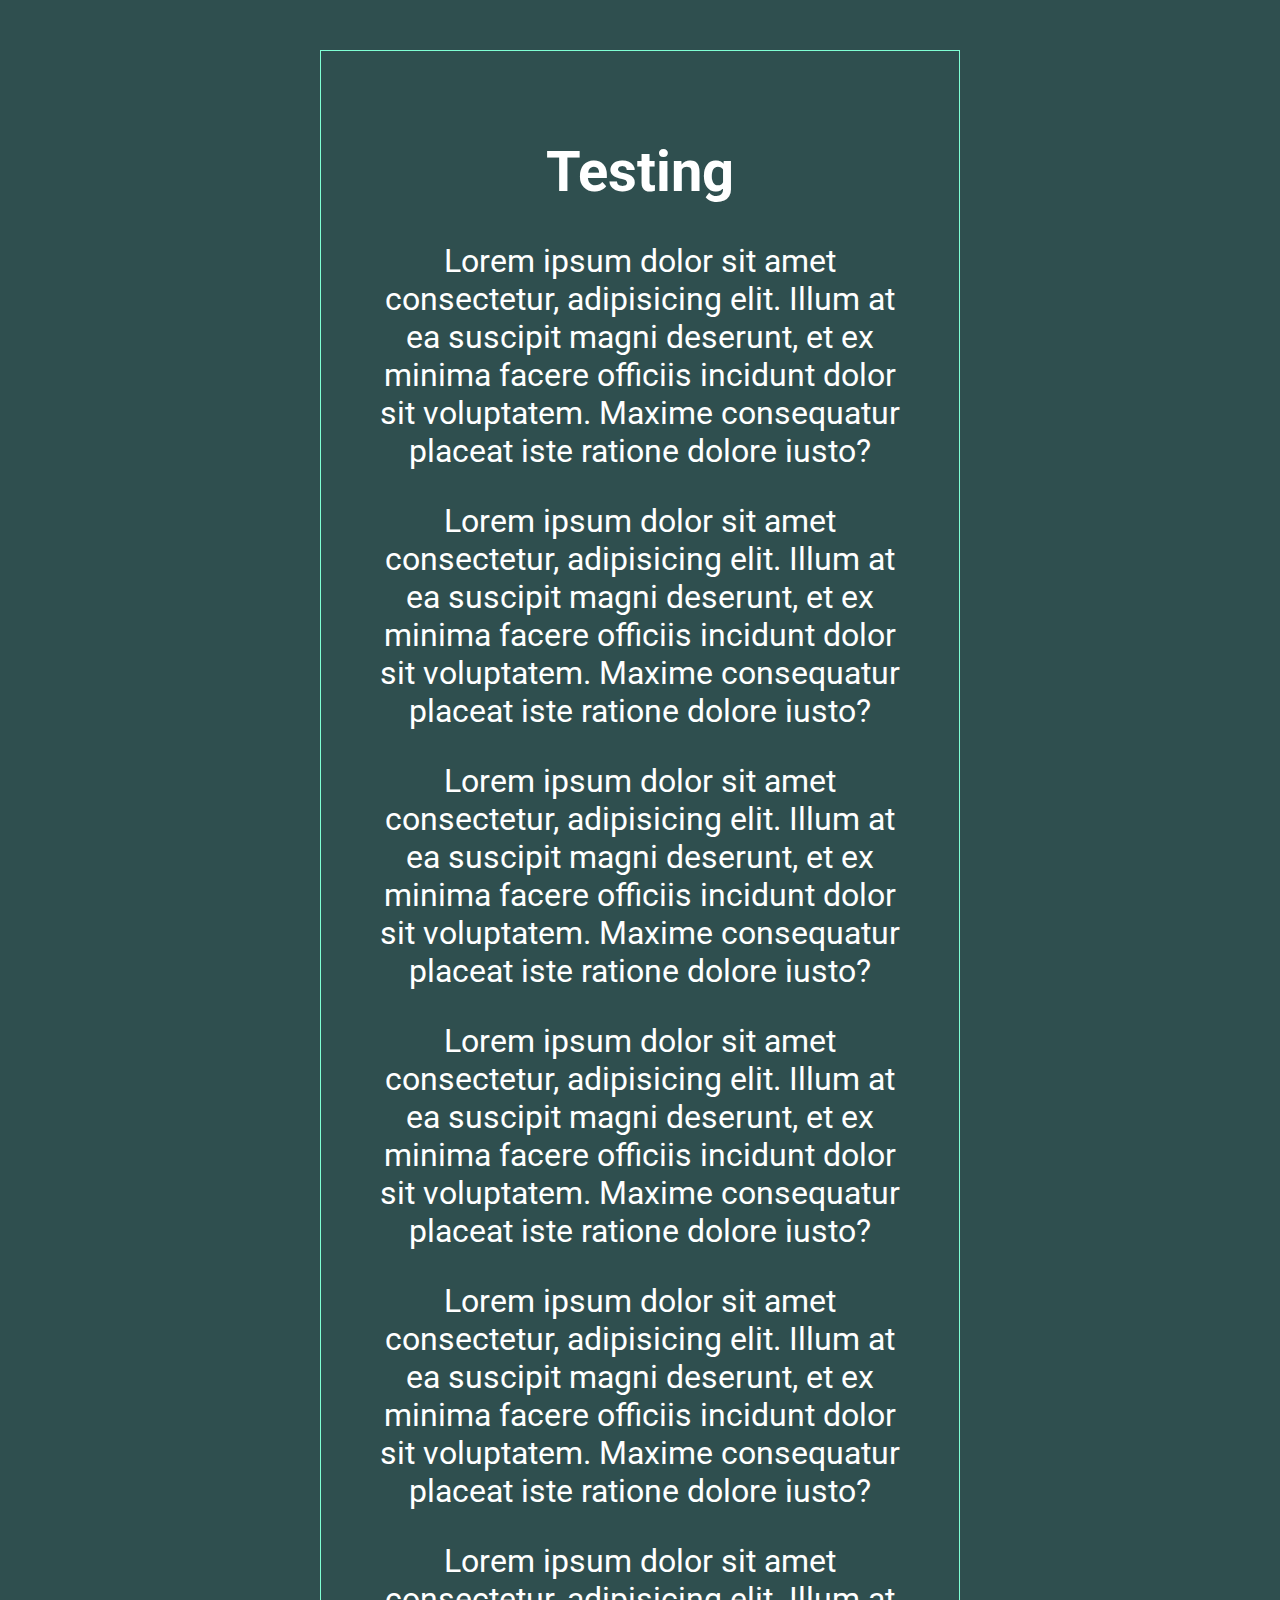
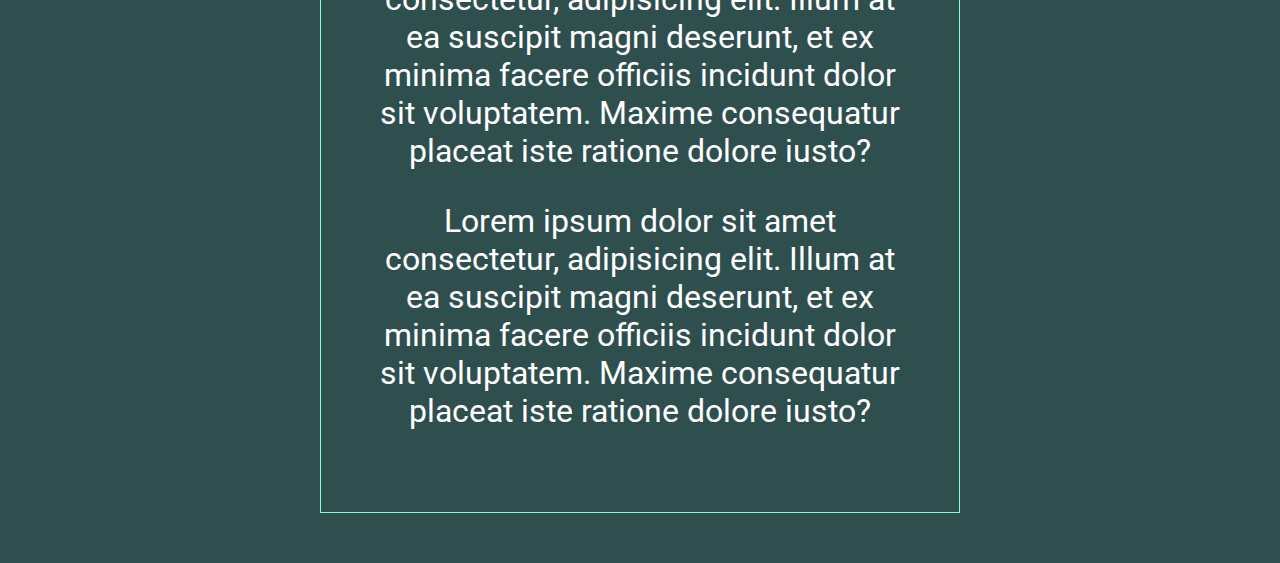
<file: 00 - notes/index.html>
<!DOCTYPE html>
<html lang="en">
  <head>
    <meta charset="UTF-8" />
    <meta name="viewport" content="width=device-width, initial-scale=1.0" />
    <meta http-equiv="X-UA-Compatible" content="ie=edge" />
    <link rel="stylesheet" href="style.css" />
    <title>Testing</title>
  </head>
  <body>
      
    <div class="box">
        <h1>Testing</h1>
        <p>Lorem ipsum dolor sit amet consectetur, adipisicing elit. Illum at ea suscipit magni deserunt, et ex minima facere officiis incidunt dolor sit voluptatem. Maxime consequatur placeat iste ratione dolore iusto?</p>
        <p>Lorem ipsum dolor sit amet consectetur, adipisicing elit. Illum at ea suscipit magni deserunt, et ex minima facere officiis incidunt dolor sit voluptatem. Maxime consequatur placeat iste ratione dolore iusto?</p>
        <p>Lorem ipsum dolor sit amet consectetur, adipisicing elit. Illum at ea suscipit magni deserunt, et ex minima facere officiis incidunt dolor sit voluptatem. Maxime consequatur placeat iste ratione dolore iusto?</p>
        <p>Lorem ipsum dolor sit amet consectetur, adipisicing elit. Illum at ea suscipit magni deserunt, et ex minima facere officiis incidunt dolor sit voluptatem. Maxime consequatur placeat iste ratione dolore iusto?</p>
        <p>Lorem ipsum dolor sit amet consectetur, adipisicing elit. Illum at ea suscipit magni deserunt, et ex minima facere officiis incidunt dolor sit voluptatem. Maxime consequatur placeat iste ratione dolore iusto?</p>
        <p>Lorem ipsum dolor sit amet consectetur, adipisicing elit. Illum at ea suscipit magni deserunt, et ex minima facere officiis incidunt dolor sit voluptatem. Maxime consequatur placeat iste ratione dolore iusto?</p>
        <p>Lorem ipsum dolor sit amet consectetur, adipisicing elit. Illum at ea suscipit magni deserunt, et ex minima facere officiis incidunt dolor sit voluptatem. Maxime consequatur placeat iste ratione dolore iusto?</p>
    </div>

    <script src="script.js"></script>
  </body>
</html>
</file>
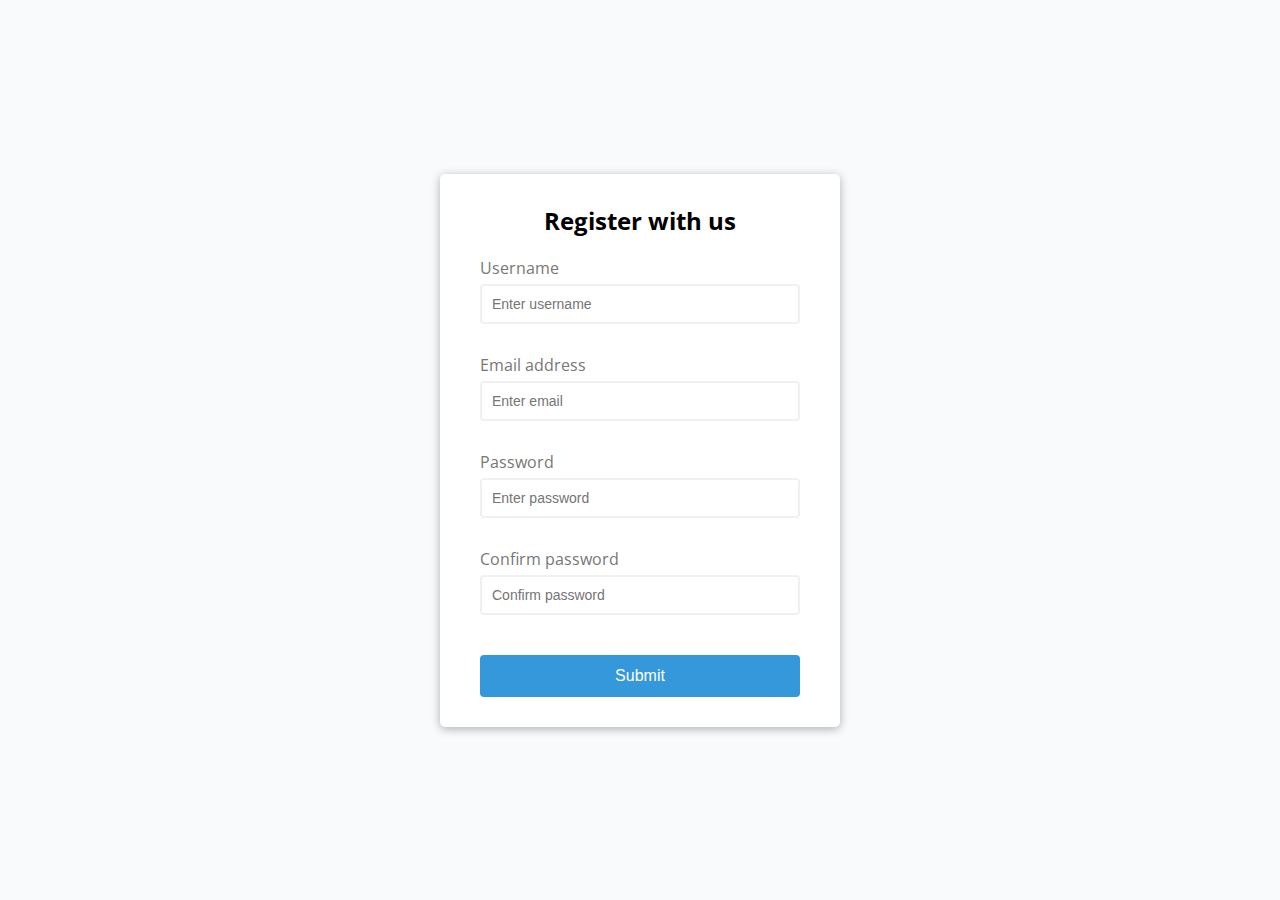
<file: 01 - form-validator/index.html>
<!DOCTYPE html>
<html lang="en">
<head>
    <meta charset="UTF-8">
    <meta name="viewport" content="width=device-width, initial-scale=1.0">
    <title>01 - Form Validator</title>
    <link rel="stylesheet" href="style.css">
</head>
<body>
    <div class="container">
        <form class="form" id="form">
            <h2>Register with us</h2>
            <div class="form-control">
                <label for="username">Username</label>
                <input type="text" id="username" placeholder="Enter username">
                <small></small>
            </div>
            <div class="form-control">
                <label for="email">Email address</label>
                <input type="text" id="email" placeholder="Enter email">
                <small></small>
            </div>
            <div class="form-control">
                <label for="password">Password</label>
                <input type="text" id="password" placeholder="Enter password">
                <small></small>
            </div>
            <div class="form-control">
                <label for="password2">Confirm password</label>
                <input type="text" id="password2" placeholder="Confirm password">
                <small></small>
            </div>
            <button>Submit</button>
        </form>
    </div>
    <script src="script.js"></script>
</body>
</html>
</file>
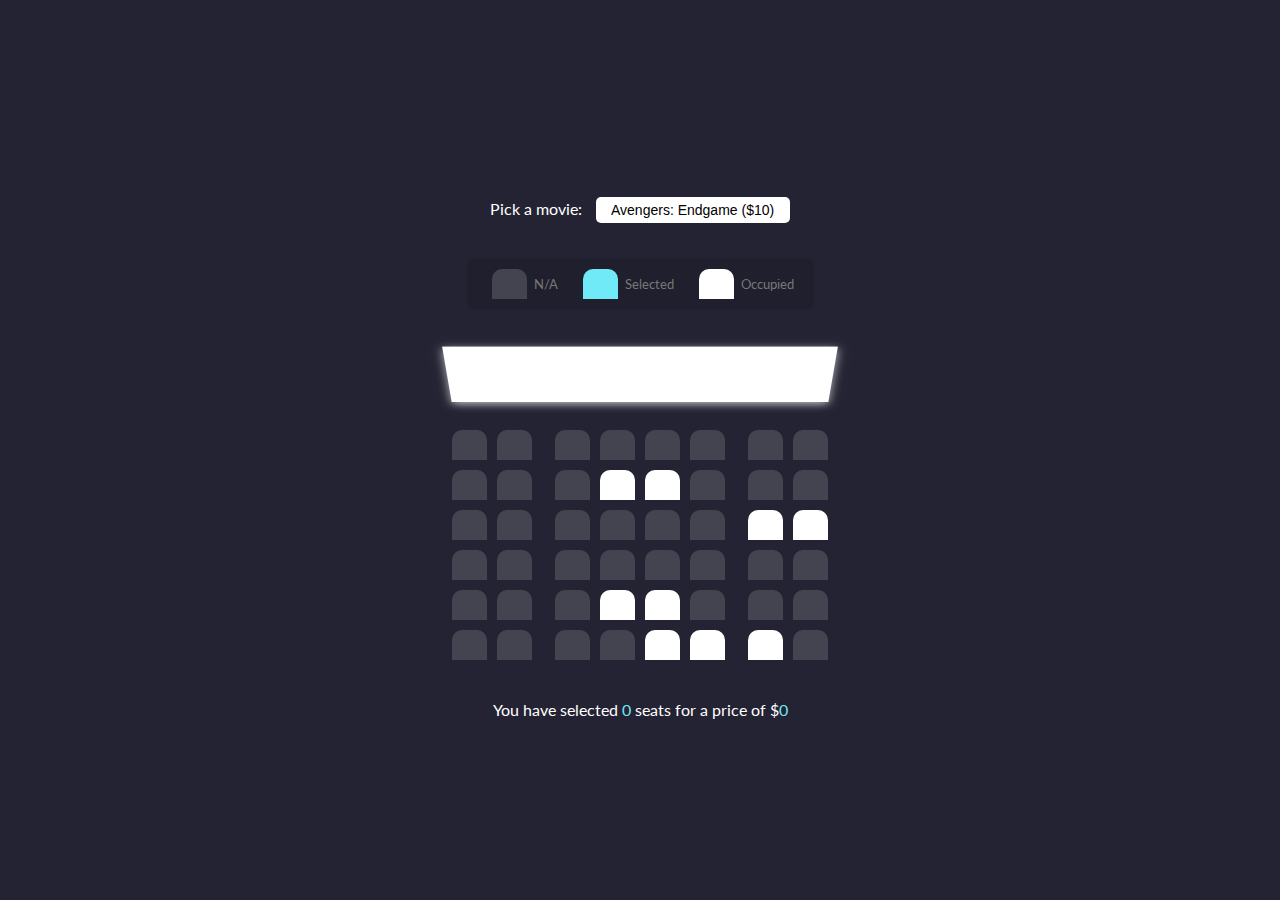
<file: 02 - movie-seat-booking/index.html>
<!DOCTYPE html>
<html lang="en">
  <head>
    <meta charset="UTF-8" />
    <meta name="viewport" content="width=device-width, initial-scale=1.0" />
    <meta http-equiv="X-UA-Compatible" content="ie=edge" />
    <link rel="stylesheet" href="style.css" />
    <title>Movie Seat Booking</title>
  </head>
  <body>
    <div class="movie-container">
      <label>Pick a movie:</label>
      <select id="movie">
        <option value="10">Avengers: Endgame ($10)</option>
        <option value="12">Joker ($12)</option>
        <option value="8">Toy Story 4 ($8)</option>
        <option value="9">The Lion King ($9)</option>
      </select>
    </div>

    <ul class="showcase">
      <li>
        <div class="seat"></div>
        <small>N/A</small>
      </li>
      <li>
        <div class="seat selected"></div>
        <small>Selected</small>
      </li>
      <li>
        <div class="seat occupied"></div>
        <small>Occupied</small>
      </li>
    </ul>

    <div class="container">
      <div class="screen"></div>

      <div class="row">
        <div class="seat"></div>
        <div class="seat"></div>
        <div class="seat"></div>
        <div class="seat"></div>
        <div class="seat"></div>
        <div class="seat"></div>
        <div class="seat"></div>
        <div class="seat"></div>
      </div>
      <div class="row">
        <div class="seat"></div>
        <div class="seat"></div>
        <div class="seat"></div>
        <div class="seat occupied"></div>
        <div class="seat occupied"></div>
        <div class="seat"></div>
        <div class="seat"></div>
        <div class="seat"></div>
      </div>
      <div class="row">
        <div class="seat"></div>
        <div class="seat"></div>
        <div class="seat"></div>
        <div class="seat"></div>
        <div class="seat"></div>
        <div class="seat"></div>
        <div class="seat occupied"></div>
        <div class="seat occupied"></div>
      </div>
      <div class="row">
        <div class="seat"></div>
        <div class="seat"></div>
        <div class="seat"></div>
        <div class="seat"></div>
        <div class="seat"></div>
        <div class="seat"></div>
        <div class="seat"></div>
        <div class="seat"></div>
      </div>
      <div class="row">
        <div class="seat"></div>
        <div class="seat"></div>
        <div class="seat"></div>
        <div class="seat occupied"></div>
        <div class="seat occupied"></div>
        <div class="seat"></div>
        <div class="seat"></div>
        <div class="seat"></div>
      </div>
      <div class="row">
        <div class="seat"></div>
        <div class="seat"></div>
        <div class="seat"></div>
        <div class="seat"></div>
        <div class="seat occupied"></div>
        <div class="seat occupied"></div>
        <div class="seat occupied"></div>
        <div class="seat"></div>
      </div>
    </div>

    <p class="text">
      You have selected <span id="count">0</span> seats for a price of $<span
        id="total"
        >0</span
      >
    </p>

    <script src="script.js"></script>
  </body>
</html>
</file>
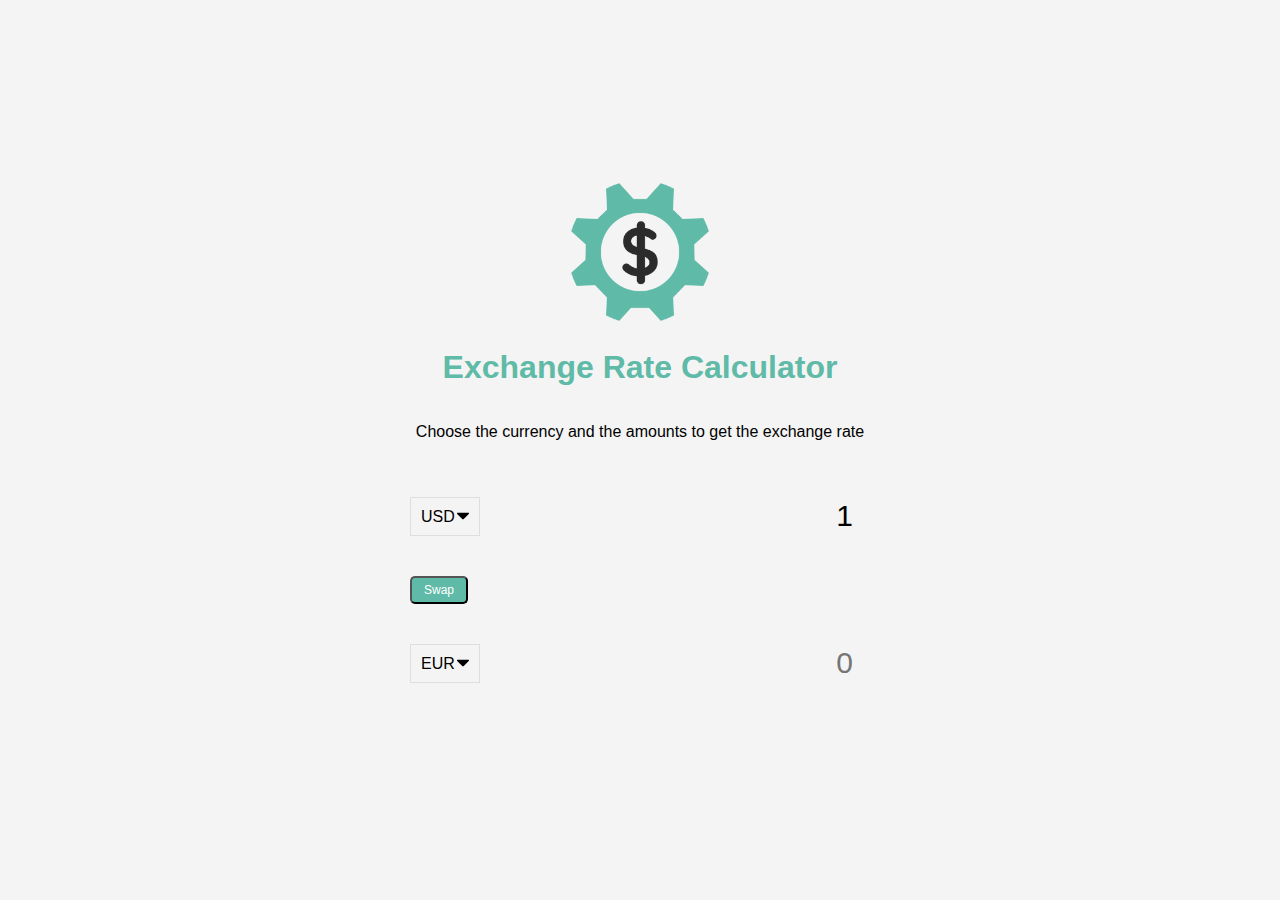
<file: 04 - exchange-rate/index.html>
<!DOCTYPE html>
<html lang="en">
  <head>
    <meta charset="UTF-8" />
    <meta name="viewport" content="width=device-width, initial-scale=1.0" />
    <meta http-equiv="X-UA-Compatible" content="ie=edge" />
    <title>Exchange Rate Calculator</title>
    <link rel="stylesheet" href="style.css" />
  </head>
  <body>
    <img src="img/money.png" alt="" class="money-img" />
    <h1>Exchange Rate Calculator</h1>
    <p>Choose the currency and the amounts to get the exchange rate</p>

    <div class="container">
      <div class="currency">
        <select id="currency-one">
          <option value="AED">AED</option>
          <option value="ARS">ARS</option>
          <option value="AUD">AUD</option>
          <option value="BGN">BGN</option>
          <option value="BRL">BRL</option>
          <option value="BSD">BSD</option>
          <option value="CAD">CAD</option>
          <option value="CHF">CHF</option>
          <option value="CLP">CLP</option>
          <option value="CNY">CNY</option>
          <option value="COP">COP</option>
          <option value="CZK">CZK</option>
          <option value="DKK">DKK</option>
          <option value="DOP">DOP</option>
          <option value="EGP">EGP</option>
          <option value="EUR">EUR</option>
          <option value="FJD">FJD</option>
          <option value="GBP">GBP</option>
          <option value="GTQ">GTQ</option>
          <option value="HKD">HKD</option>
          <option value="HRK">HRK</option>
          <option value="HUF">HUF</option>
          <option value="IDR">IDR</option>
          <option value="ILS">ILS</option>
          <option value="INR">INR</option>
          <option value="ISK">ISK</option>
          <option value="JPY">JPY</option>
          <option value="KRW">KRW</option>
          <option value="KZT">KZT</option>
          <option value="MXN">MXN</option>
          <option value="MYR">MYR</option>
          <option value="NOK">NOK</option>
          <option value="NZD">NZD</option>
          <option value="PAB">PAB</option>
          <option value="PEN">PEN</option>
          <option value="PHP">PHP</option>
          <option value="PKR">PKR</option>
          <option value="PLN">PLN</option>
          <option value="PYG">PYG</option>
          <option value="RON">RON</option>
          <option value="RUB">RUB</option>
          <option value="SAR">SAR</option>
          <option value="SEK">SEK</option>
          <option value="SGD">SGD</option>
          <option value="THB">THB</option>
          <option value="TRY">TRY</option>
          <option value="TWD">TWD</option>
          <option value="UAH">UAH</option>
          <option value="USD" selected>USD</option>
          <option value="UYU">UYU</option>
          <option value="VND">VND</option>
          <option value="ZAR">ZAR</option>
        </select>
        <input type="number" id="amount-one" placeholder="0" value="1" />
      </div>

      <div class="swap-rate-container">
        <button class="btn" id="swap">
          Swap
        </button>
        <div class="rate" id="rate"></div>
      </div>

      <div class="currency">
        <select id="currency-two">
          <option value="AED">AED</option>
          <option value="ARS">ARS</option>
          <option value="AUD">AUD</option>
          <option value="BGN">BGN</option>
          <option value="BRL">BRL</option>
          <option value="BSD">BSD</option>
          <option value="CAD">CAD</option>
          <option value="CHF">CHF</option>
          <option value="CLP">CLP</option>
          <option value="CNY">CNY</option>
          <option value="COP">COP</option>
          <option value="CZK">CZK</option>
          <option value="DKK">DKK</option>
          <option value="DOP">DOP</option>
          <option value="EGP">EGP</option>
          <option value="EUR" selected>EUR</option>
          <option value="FJD">FJD</option>
          <option value="GBP">GBP</option>
          <option value="GTQ">GTQ</option>
          <option value="HKD">HKD</option>
          <option value="HRK">HRK</option>
          <option value="HUF">HUF</option>
          <option value="IDR">IDR</option>
          <option value="ILS">ILS</option>
          <option value="INR">INR</option>
          <option value="ISK">ISK</option>
          <option value="JPY">JPY</option>
          <option value="KRW">KRW</option>
          <option value="KZT">KZT</option>
          <option value="MXN">MXN</option>
          <option value="MYR">MYR</option>
          <option value="NOK">NOK</option>
          <option value="NZD">NZD</option>
          <option value="PAB">PAB</option>
          <option value="PEN">PEN</option>
          <option value="PHP">PHP</option>
          <option value="PKR">PKR</option>
          <option value="PLN">PLN</option>
          <option value="PYG">PYG</option>
          <option value="RON">RON</option>
          <option value="RUB">RUB</option>
          <option value="SAR">SAR</option>
          <option value="SEK">SEK</option>
          <option value="SGD">SGD</option>
          <option value="THB">THB</option>
          <option value="TRY">TRY</option>
          <option value="TWD">TWD</option>
          <option value="UAH">UAH</option>
          <option value="USD">USD</option>
          <option value="UYU">UYU</option>
          <option value="VND">VND</option>
          <option value="ZAR">ZAR</option>
        </select>
        <input type="number" id="amount-two" placeholder="0" />
      </div>
    </div>

    <script src="script.js"></script>
  </body>
</html>
</file>
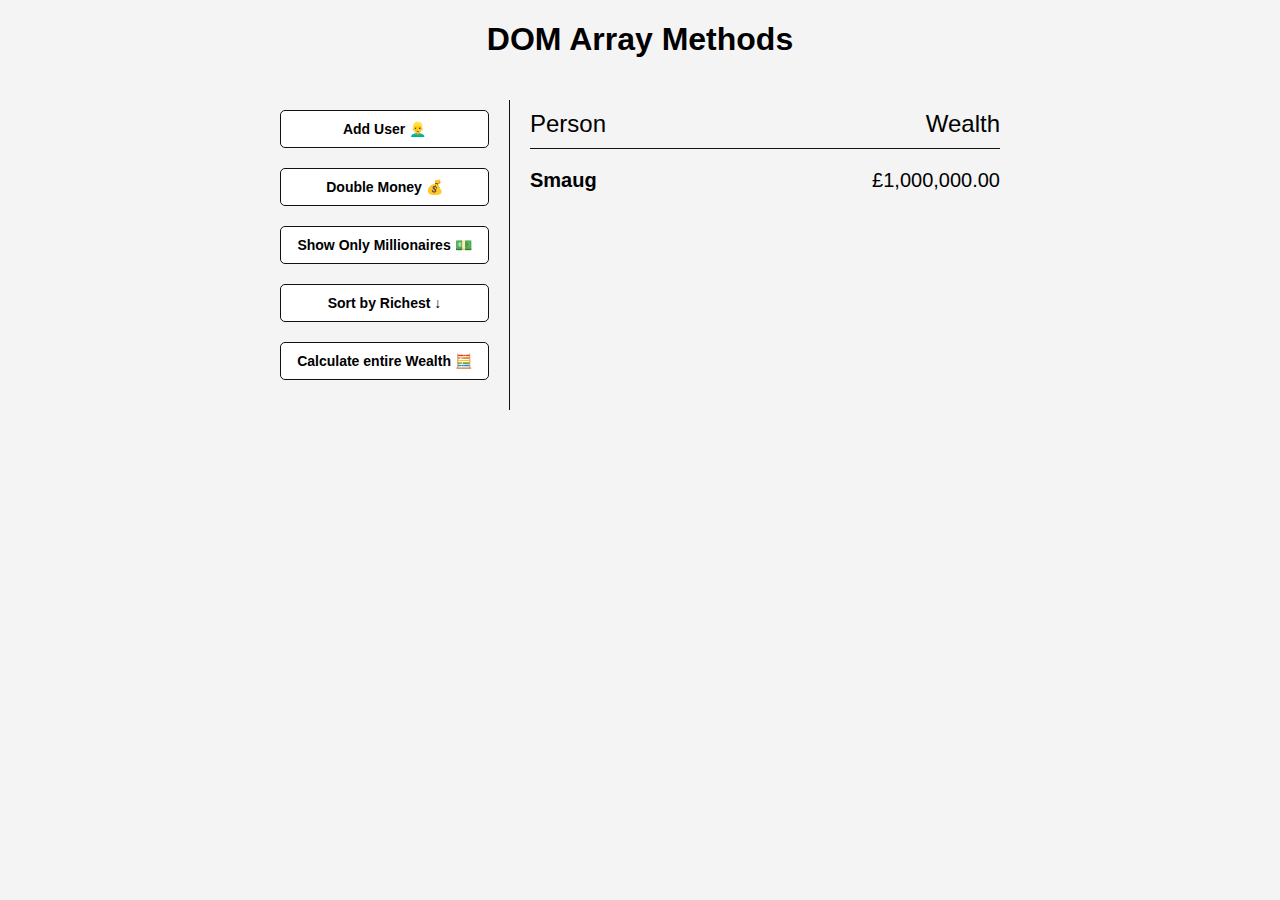
<file: 05 - array-methods/index.html>
<!DOCTYPE html>
<html lang="en">
  <head>
    <meta charset="UTF-8" />
    <meta name="viewport" content="width=device-width, initial-scale=1.0" />
    <meta http-equiv="X-UA-Compatible" content="ie=edge" />
    <link rel="stylesheet" href="style.css" />
    <title>DOM Array Methods</title>
  </head>
  <body>
    <h1>DOM Array Methods</h1>

    <div class="container">
      <aside>
        <button id="add-user">Add User 👱‍♂️</button>
        <button id="double">Double Money 💰</button>
        <button id="show-millionaires">Show Only Millionaires 💵</button>
        <button id="sort">Sort by Richest ↓</button>
        <button id="calculate-wealth">Calculate entire Wealth 🧮</button>
      </aside>

      <main id="main">
        <h2><strong>Person</strong> Wealth</h2>
      </main>
    </div>

    <script src="script.js"></script>
  </body>
</html>
</file>
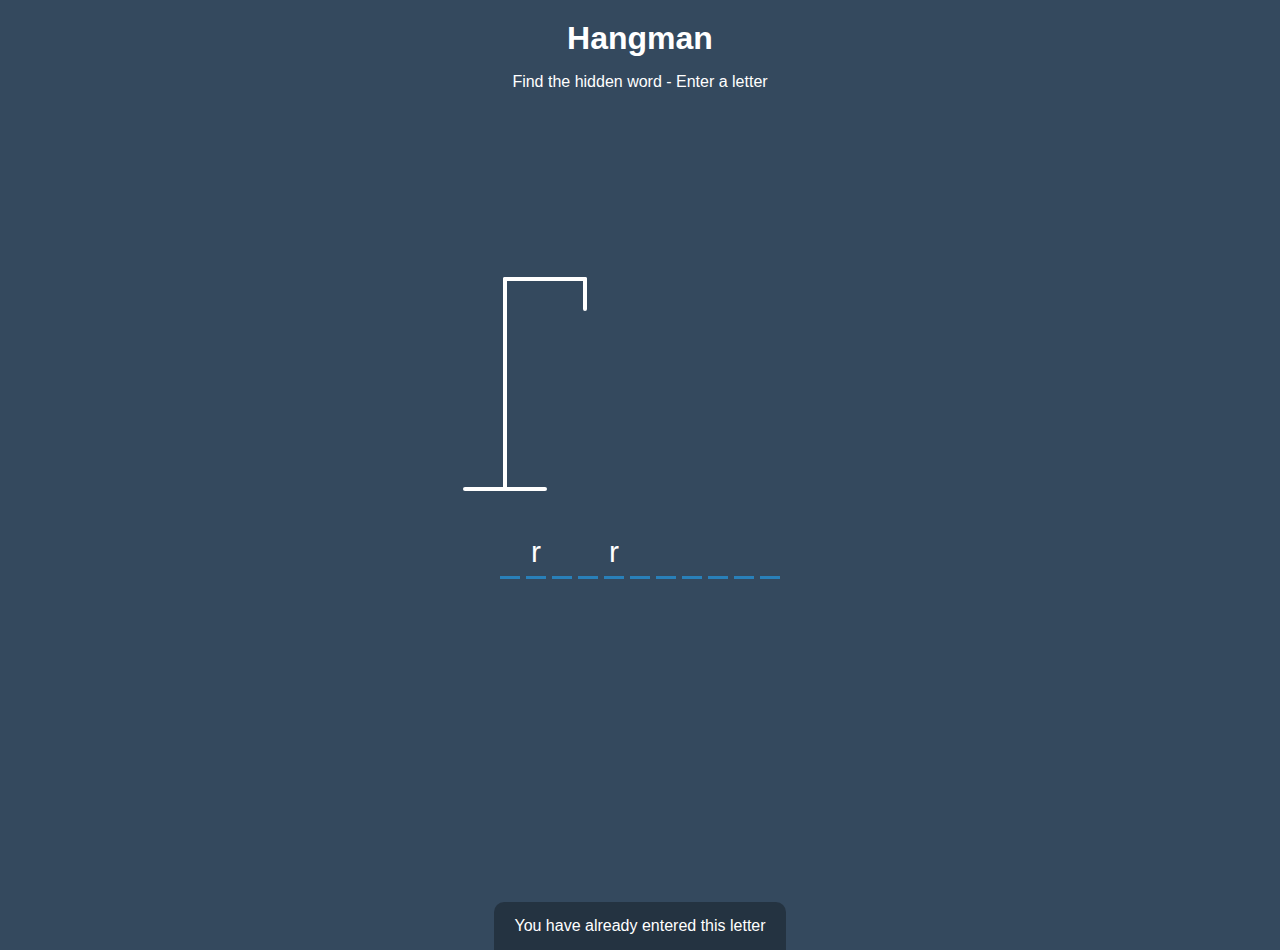
<file: 07 - hangman/index.html>
<!DOCTYPE html>
<html lang="en">
  <head>
    <meta charset="UTF-8" />
    <meta name="viewport" content="width=device-width, initial-scale=1.0" />
    <meta http-equiv="X-UA-Compatible" content="ie=edge" />
    <link rel="stylesheet" href="style.css" />
    <title>Hangman</title>
  </head>
  <body>
    <h1>Hangman</h1>
    <p>Find the hidden word - Enter a letter</p>
    <div class="game-container">
      <svg height="250" width="200" class="figure-container">
        <!-- Rod -->
        <line x1="60" y1="20" x2="140" y2="20" />
        <line x1="140" y1="20" x2="140" y2="50" />
        <line x1="60" y1="20" x2="60" y2="230" />
        <line x1="20" y1="230" x2="100" y2="230" />

        <!-- Head -->
        <circle cx="140" cy="70" r="20" class="figure-part" />
        <!-- Body -->
        <line x1="140" y1="90" x2="140" y2="150" class="figure-part" />
        <!-- Arms -->
        <line x1="140" y1="120" x2="120" y2="100" class="figure-part" />
        <line x1="140" y1="120" x2="160" y2="100" class="figure-part" />
        <!-- Legs -->
        <line x1="140" y1="150" x2="120" y2="180" class="figure-part" />
        <line x1="140" y1="150" x2="160" y2="180" class="figure-part" />
      </svg>

      <div class="wrong-letters-container">
        <div id="wrong-letters"></div>
      </div>

      <div class="word" id="word"></div>
    </div>

    <!-- Container for final message -->
    <div class="popup-container" id="popup-container">
      <div class="popup">
        <h2 id="final-message"></h2>
        <h3 id="final-message-reveal-word"></h3>
        <button id="play-button">Play Again</button>
      </div>
    </div>

    <!-- Notification -->
    <div class="notification-container" id="notification-container">
      <p>You have already entered this letter</p>
    </div>

    <script src="script.js"></script>
  </body>
</html>
</file>
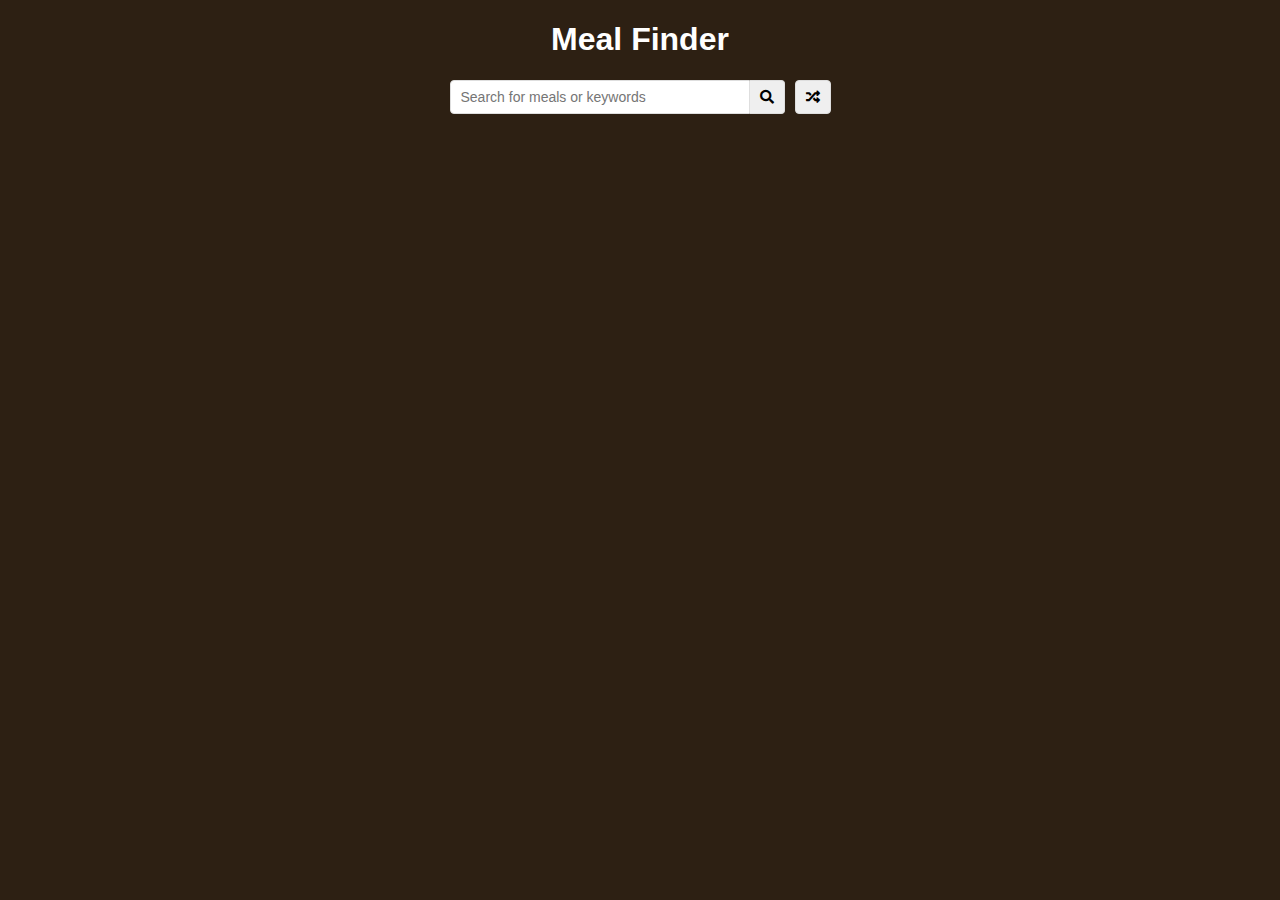
<file: 08 - meal-finder/index.html>
<!DOCTYPE html>
<html lang="en">
  <head>
    <meta charset="UTF-8" />
    <meta name="viewport" content="width=device-width, initial-scale=1.0" />
    <meta http-equiv="X-UA-Compatible" content="ie=edge" />
    <link
      rel="stylesheet"
      href="https://cdnjs.cloudflare.com/ajax/libs/font-awesome/5.10.2/css/all.min.css"
    />
    <link rel="stylesheet" href="style.css" />
    <title>Meal Finder</title>
  </head>
  <body>
    <div class="container">
      <h1>Meal Finder</h1>
      <div class="flex">
        <form class="flex" id="submit">
          <input
            type="text"
            id="search"
            placeholder="Search for meals or keywords"
          />
          <button class="search-btn" type="submit">
            <i class="fas fa-search"></i>
          </button>
        </form>
        <button class="random-btn" id="random">
          <i class="fas fa-random"></i>
        </button>
      </div>

      <div id="result-heading"></div>
      <div id="meals" class="meals"></div>
      <div id="single-meal"></div>
    </div>

    <script src="script.js"></script>
  </body>
</html>
</file>
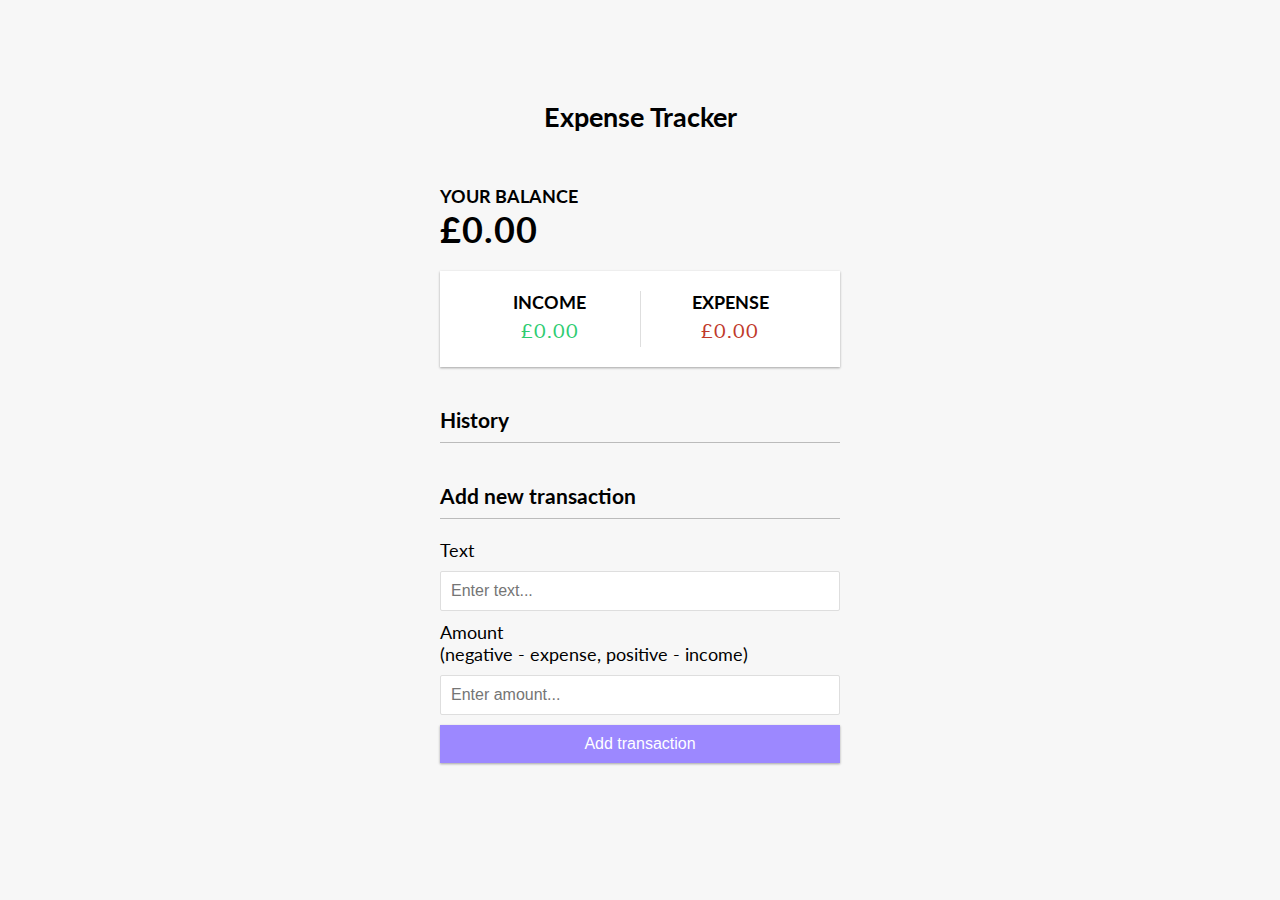
<file: 09 - expense-tracker/index.html>
<!DOCTYPE html>
<html lang="en">
  <head>
    <meta charset="UTF-8" />
    <meta name="viewport" content="width=device-width, initial-scale=1.0" />
    <meta http-equiv="X-UA-Compatible" content="ie=edge" />
    <link rel="stylesheet" href="style.css" />
    <title>Expense Tracker</title>
  </head>
  <body>
    <h2>Expense Tracker</h2>

    <div class="container">
      <h4>Your Balance</h4>
      <h1 id="balance">$0.00</h1>

      <div class="inc-exp-container">
        <div>
          <h4>Income</h4>
          <p id="money-plus" class="money plus">+$0.00</p>
        </div>
        <div>
          <h4>Expense</h4>
          <p id="money-minus" class="money minus">-$0.00</p>
        </div>
      </div>

      <h3>History</h3>
      <ul id="list" class="list">
        <!-- <li class="minus">
          Cash <span>-$400</span><button class="delete-btn">x</button>
        </li> -->
      </ul>

      <h3>Add new transaction</h3>
      <form id="form">
        <div class="form-control">
          <label for="text">Text</label>
          <input type="text" id="text" placeholder="Enter text..." />
        </div>
        <div class="form-control">
          <label for="amount"
            >Amount <br />
            (negative - expense, positive - income)</label
          >
          <input type="number" id="amount" placeholder="Enter amount..." />
        </div>
        <button class="btn">Add transaction</button>
      </form>
    </div>

    <script src="script.js"></script>
  </body>
</html>
</file>
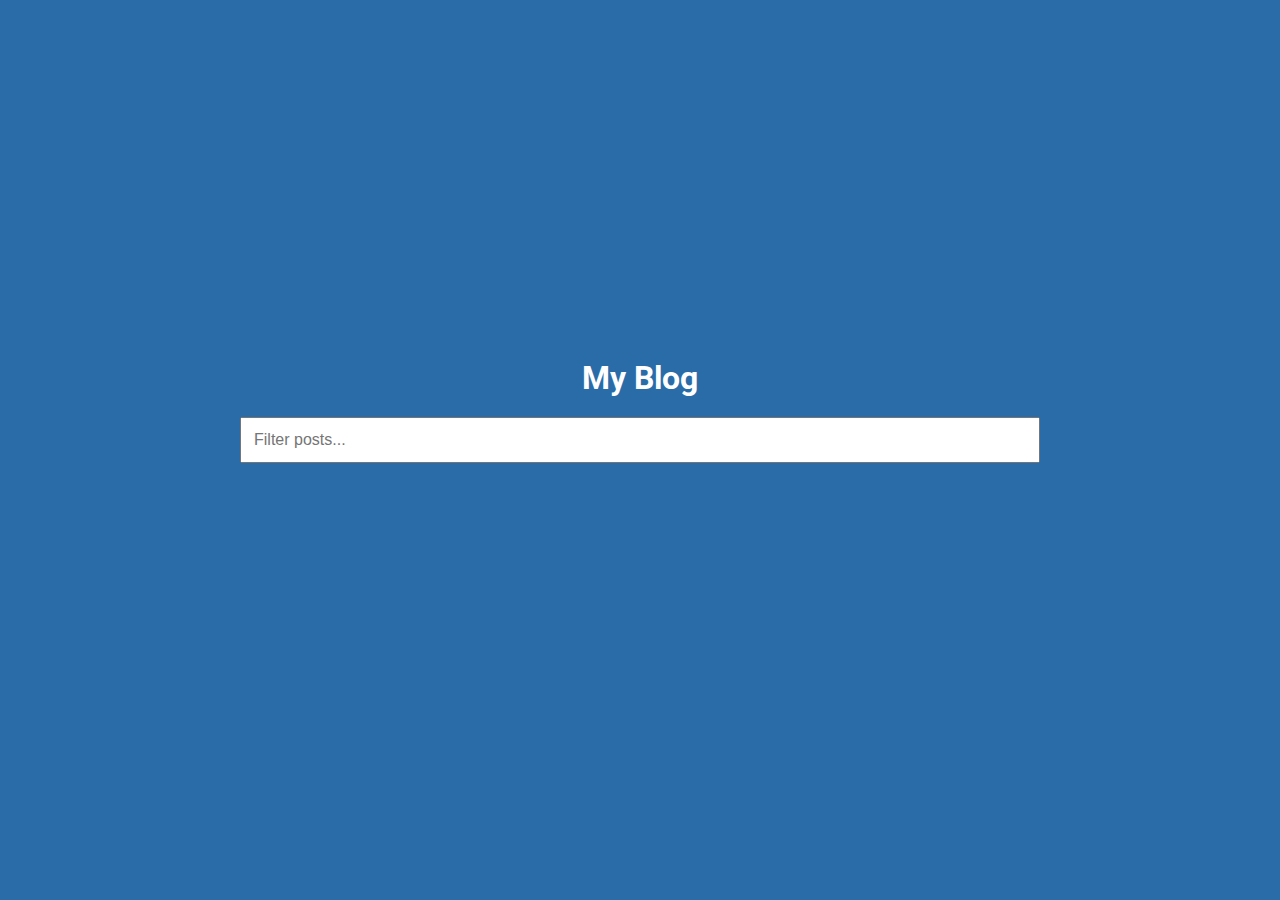
<file: 11 - infinite-scroll-blog/index.html>
<!DOCTYPE html>
<html lang="en">
  <head>
    <meta charset="UTF-8" />
    <meta name="viewport" content="width=device-width, initial-scale=1.0" />
    <meta http-equiv="X-UA-Compatible" content="ie=edge" />
    <link rel="stylesheet" href="style.css" />
    <title>My Blog</title>
  </head>
  <body>
    <h1>My Blog</h1>

    <div class="filter-container">
      <input
        type="text"
        id="filter"
        class="filter"
        placeholder="Filter posts..."
      />
    </div>

    <div id="posts-container"></div>

    <div class="loader">
      <div class="circle"></div>
      <div class="circle"></div>
      <div class="circle"></div>
    </div>

    <script src="script.js"></script>
  </body>
</html>
</file>
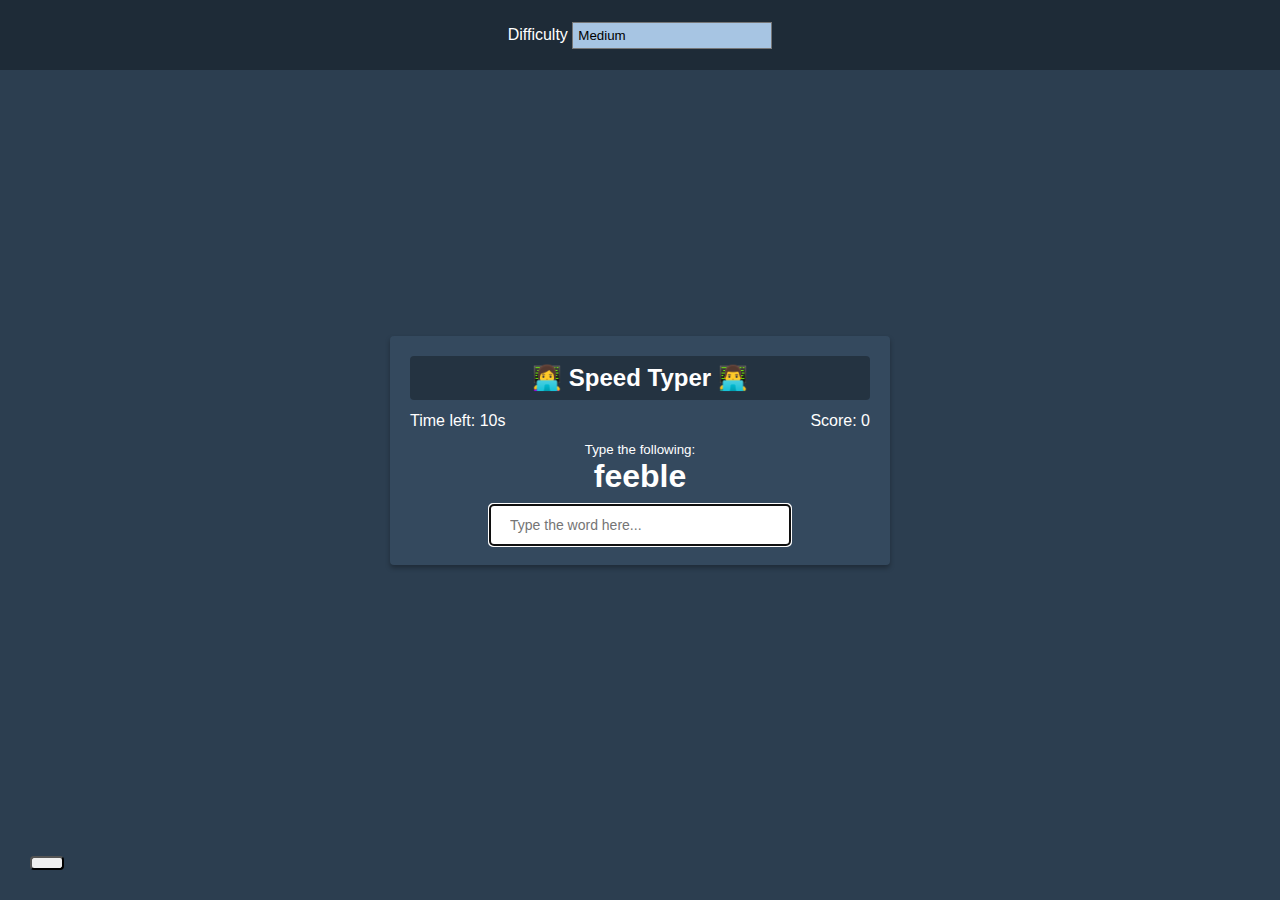
<file: 12 - typing-game/index.html>
<!DOCTYPE html>
<html lang="en">
  <head>
    <meta charset="UTF-8" />
    <meta name="viewport" content="width=device-width, initial-scale=1.0" />
    <meta http-equiv="X-UA-Compatible" content="ie=edge" />
    <link
      rel="stylesheet"
      href="https://cdnjs.cloudflare.com/ajax/libs/font-awesome/5.11.2/css/all.min.css"
      integrity="sha256-+N4/V/SbAFiW1MPBCXnfnP9QSN3+Keu+NlB+0ev/YKQ="
      crossorigin="anonymous"
    />
    <link rel="stylesheet" href="style.css" />
    <title>Speed Typer</title>
  </head>
  <body>
    <button id="settings-btn" class="settings-btn">
      <i class="fas fa-cog"></i>
    </button>

    <div id="settings" class="settings">
      <form id="settings-form">
        <div>
          <label for="difficulty">Difficulty</label>
          <select id="difficulty">
            <option value="easy">Easy</option>
            <option value="medium">Medium</option>
            <option value="hard">Hard</option>
          </select>
        </div>
      </form>
    </div>

    <div class="container">
      <h2>👩‍💻 Speed Typer 👨‍💻</h2>
      <small>Type the following:</small>

      <h1 id="word"></h1>

      <input
        type="text"
        id="text"
        autocomplete="off"
        placeholder="Type the word here..."
        autofocus
      />

      <p class="time-container">Time left: <span id="time">10s</span></p>

      <p class="score-container">Score: <span id="score">0</span></p>

      <div id="end-game-container" class="end-game-container"></div>
    </div>

    <script src="script.js"></script>
  </body>
</html>
</file>
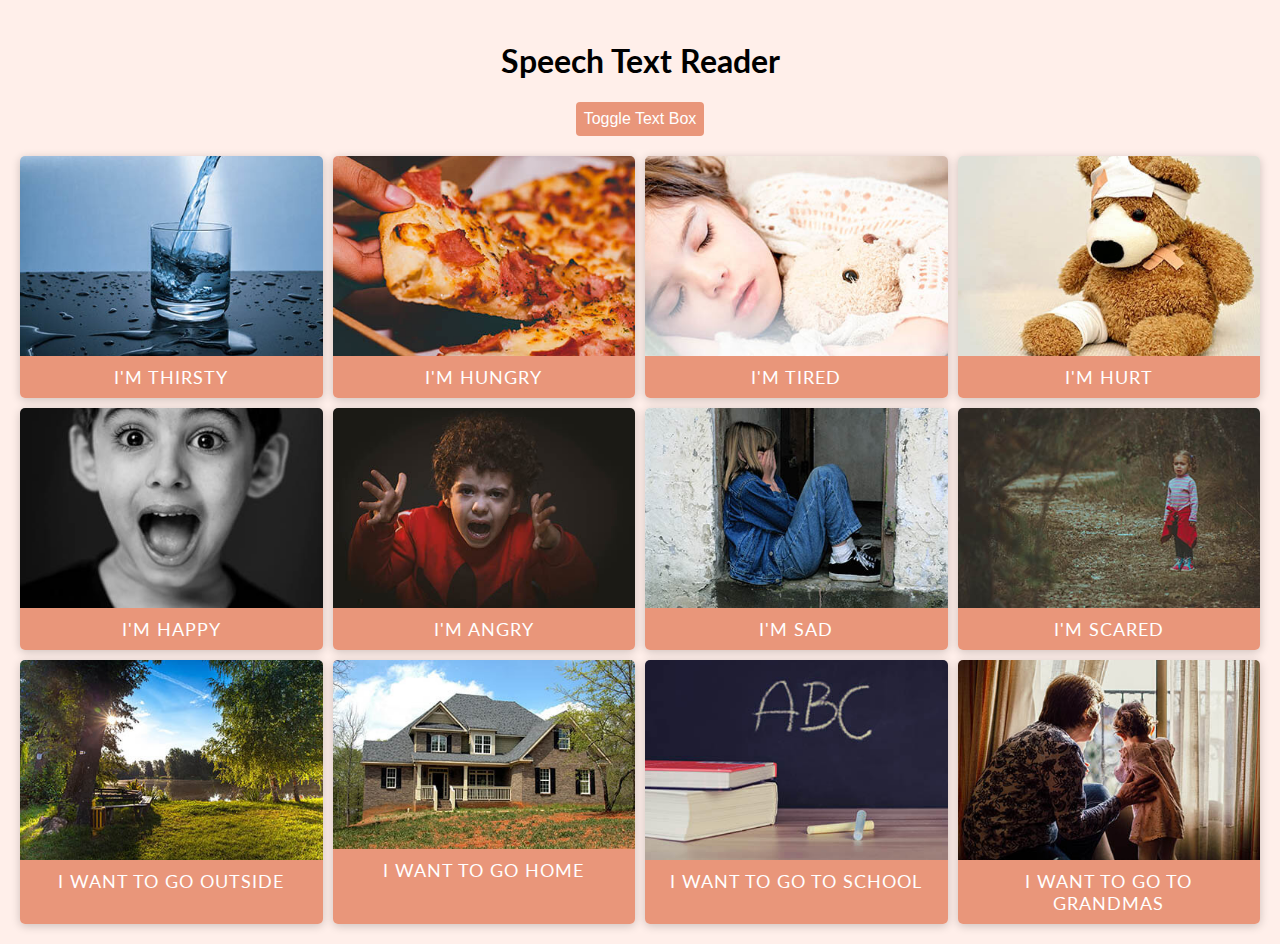
<file: 13 - speech-text-reader/index.html>
<!DOCTYPE html>
<html lang="en">
  <head>
    <meta charset="UTF-8" />
    <meta name="viewport" content="width=device-width, initial-scale=1.0" />
    <meta http-equiv="X-UA-Compatible" content="ie=edge" />
    <link rel="stylesheet" href="style.css" />
    <title>Speech Text Reader</title>
  </head>
  <body>
    <div class="container">
      <h1>Speech Text Reader</h1>
      <button id="toggle" class="btn btn-toggle">
        Toggle Text Box
      </button>
      <div id="text-box" class="text-box">
        <div id="close" class="close">X</div>
        <h3>Choose Voice</h3>
        <select id="voices"></select>
        <textarea id="text" placeholder="Enter text to read..."></textarea>
        <button class="btn" id="read">Read Text</button>
      </div>
      <main></main>
    </div>

    <script src="script.js"></script>
  </body>
</html>
</file>
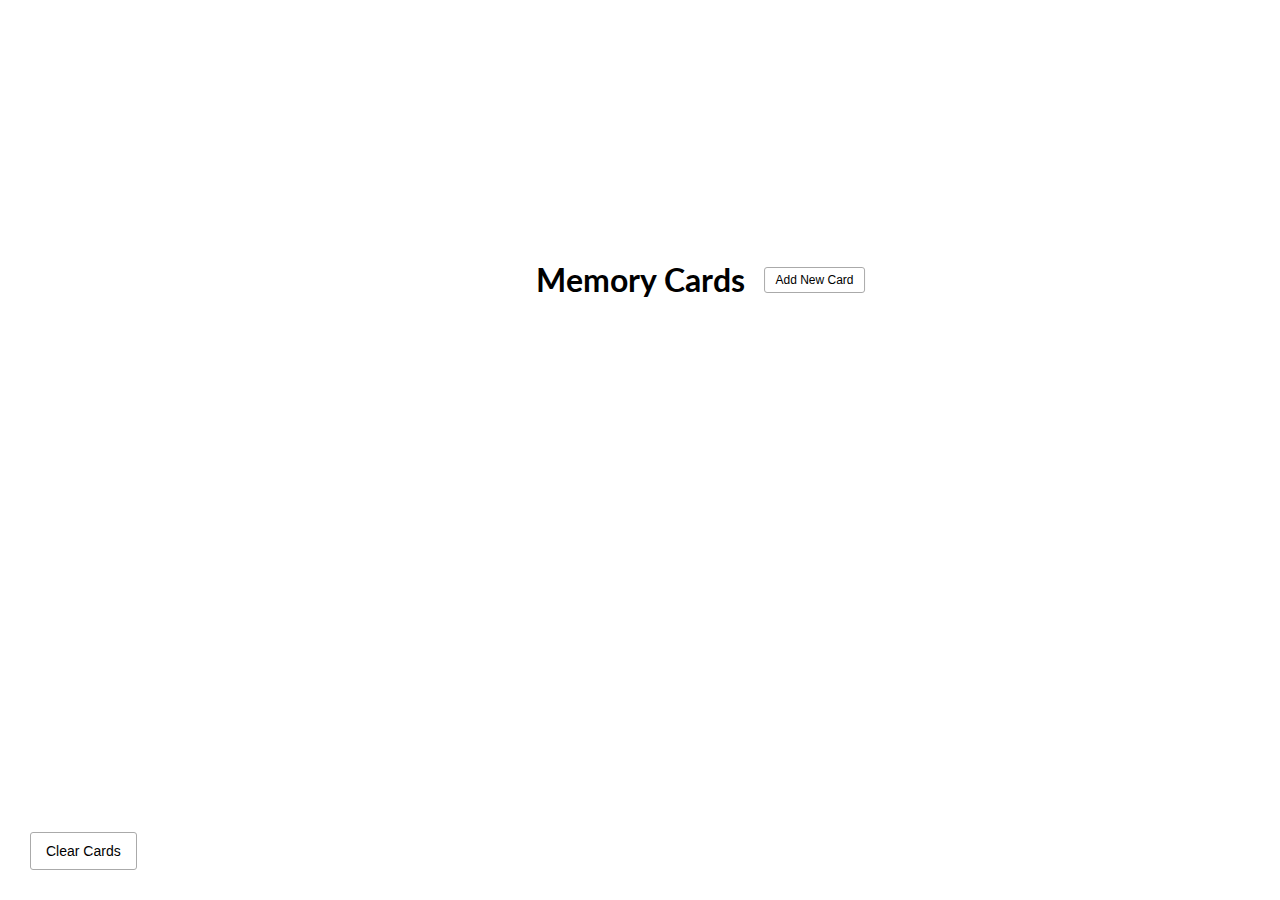
<file: 14 - memory-cards/index.html>
<!DOCTYPE html>
<html lang="en">
  <head>
    <meta charset="UTF-8" />
    <meta name="viewport" content="width=device-width, initial-scale=1.0" />
    <meta http-equiv="X-UA-Compatible" content="ie=edge" />
    <link
      rel="stylesheet"
      href="https://cdnjs.cloudflare.com/ajax/libs/font-awesome/5.11.2/css/all.min.css"
      integrity="sha256-+N4/V/SbAFiW1MPBCXnfnP9QSN3+Keu+NlB+0ev/YKQ="
      crossorigin="anonymous"
    />
    <link rel="stylesheet" href="style.css" />
    <title>Memory Cards</title>
  </head>
  <body>
    <button id="clear" class="clear btn">
      <i class="fas fa-trash"></i> Clear Cards
    </button>

    <h1>
      Memory Cards
      <button id="show" class="btn btn-small">
        <i class="fas fa-plus"></i> Add New Card
      </button>
    </h1>

    <div id="cards-container" class="cards">
      <!-- <div class="card active">
        <div class="inner-card">
          <div class="inner-card-front">
            <p>
              What is PHP?
            </p>
          </div>
          <div class="inner-card-back">
            <p>
              A programming language
            </p>
          </div>
        </div>
      </div>

      <div class="card">
        <div class="inner-card">
          <div class="inner-card-front">
            <p>
              What is PHP?
            </p>
          </div>
          <div class="inner-card-back">
            <p>
              A programming language
            </p>
          </div>
        </div>
      </div> -->
    </div>

    <div class="navigation">
      <button id="prev" class="nav-button">
        <i class="fas fa-arrow-left"></i>
      </button>

      <p id="current"></p>

      <button id="next" class="nav-button">
        <i class="fas fa-arrow-right"></i>
      </button>
    </div>

    <div id="add-container" class="add-container">
      <h1>
        Add New Card
        <button id="hide" class="btn btn-small btn-ghost">
          <i class="fas fa-times"></i>
        </button>
      </h1>

      <div class="form-group">
        <label for="question">Question</label>
        <textarea id="question" placeholder="Enter question..."></textarea>
      </div>

      <div class="form-group">
        <label for="answer">Answer</label>
        <textarea id="answer" placeholder="Enter Answer..."></textarea>
      </div>

      <button id="add-card" class="btn">
        <i class="fas fa-plus"></i> Add Card
      </button>
    </div>

    <script src="script.js"></script>
  </body>
</html>
</file>
<file: 00 - notes/style.css>
@import url('https://fonts.googleapis.com/css?family=Roboto&display=swap');

* {
  box-sizing: border-box;
}

body {
  background-color: darkslategray;
  color: #fff;
  font-family: 'Roboto', sans-serif;
  display: flex;
  flex-direction: column;
  align-items: center;
  justify-content: center;
  min-height: 100vh;
  margin: 0;
}

h1 {
  font-size: 3.5rem;
}

.box {
    border: 1px solid aquamarine;
    width: 50vw;
    text-align: center;
    margin-block: 50px;
    padding: 50px;
    font-size: 2rem;
}
</file>
<file: 01 - form-validator/style.css>
@import url('https://fonts.googleapis.com/css?family=Open+Sans&display=swap');

:root {
  --success-color: #2ecc71;
  --error-color: #e74c3c;
}

* {
  box-sizing: border-box;
}

body {
  background-color: #f9fafb;
  font-family: 'Open Sans', sans-serif;
  display: flex;
  align-items: center;
  justify-content: center;
  min-height: 100vh;
  margin: 0;
}

.container {
  background-color: #fff;
  border-radius: 5px;
  box-shadow: 0 2px 10px rgba(0, 0, 0, 0.3);
  width: 400px;
}

h2 {
  text-align: center;
  margin: 0 0 20px;
}

.form {
  padding: 30px 40px;
}

.form-control {
  margin-bottom: 10px;
  padding-bottom: 20px;
  position: relative;
}

.form-control label {
  color: #777;
  display: block;
  margin-bottom: 5px;
}

.form-control input {
  border: 2px solid #f0f0f0;
  border-radius: 4px;
  display: block;
  width: 100%;
  padding: 10px;
  font-size: 14px;
}

.form-control input:focus {
  outline: 0;
  border-color: #777;
}

.form-control.success input {
  border-color: var(--success-color);
}

.form-control.error input {
  border-color: var(--error-color);
}

.form-control small {
  color: var(--error-color);
  position: absolute;
  bottom: 0;
  left: 0;
  visibility: hidden;
}

.form-control.error small {
  visibility: visible;
}

.form button {
  cursor: pointer;
  background-color: #3498db;
  border: 2px solid #3498db;
  border-radius: 4px;
  color: #fff;
  display: block;
  font-size: 16px;
  padding: 10px;
  margin-top: 20px;
  width: 100%;
}
</file>
<file: 02 - movie-seat-booking/style.css>
@import url('https://fonts.googleapis.com/css?family=Lato&display=swap');

* {
  box-sizing: border-box;
}

body {
  background-color: #242333;
  color: #fff;
  display: flex;
  flex-direction: column;
  align-items: center;
  justify-content: center;
  height: 100vh;
  font-family: 'Lato', sans-serif;
  margin: 0;
}

.movie-container {
  margin: 20px 0;
}

.movie-container select {
  background-color: #fff;
  border: 0;
  border-radius: 5px;
  font-size: 14px;
  margin-left: 10px;
  padding: 5px 15px 5px 15px;
  -moz-appearance: none;
  -webkit-appearance: none;
  appearance: none;
}

.container {
  perspective: 1000px;
  margin-bottom: 30px;
}

.seat {
  background-color: #444451;
  height: 30px;
  width: 35px;
  margin: 5px;
  border-top-left-radius: 10px;
  border-top-right-radius: 10px;
}

.seat.selected {
  background-color: #6feaf6;
}

.seat.occupied {
  background-color: #fff;
}

.seat:nth-of-type(2) {
  margin-right: 18px;
}

.seat:nth-last-of-type(2) {
  margin-left: 18px;
}

.seat:not(.occupied):hover {
  cursor: pointer;
  transform: scale(1.2);
}

.showcase .seat:not(.occupied):hover {
  cursor: default;
  transform: scale(1);
}

.showcase {
  background: rgba(0, 0, 0, 0.1);
  padding: 5px 10px;
  border-radius: 5px;
  color: #777;
  list-style-type: none;
  display: flex;
  justify-content: space-between;
}

.showcase li {
  display: flex;
  align-items: center;
  justify-content: center;
  margin: 0 10px;
}

.showcase li small {
  margin-left: 2px;
}

.row {
  display: flex;
}

.screen {
  background-color: #fff;
  height: 70px;
  width: 100%;
  margin: 15px 0;
  transform: rotateX(-45deg);
  box-shadow: 0 3px 10px rgba(255, 255, 255, 0.7);
}

p.text {
  margin: 5px 0;
}

p.text span {
  color: #6feaf6;
}
</file>
<file: 04 - exchange-rate/style.css>
:root {
    --primary-color: #5fbaa7;
  }
  
  * {
    box-sizing: border-box;
  }
  
  body {
    background-color: #f4f4f4;
    font-family: Arial, Helvetica, sans-serif;
    display: flex;
    flex-direction: column;
    align-items: center;
    justify-content: center;
    height: 100vh;
    margin: 0;
    padding: 20px;
  }
  
  h1 {
    color: var(--primary-color);
  }
  
  p {
    text-align: center;
  }
  
  .btn {
    color: #fff;
    background: var(--primary-color);
    cursor: pointer;
    border-radius: 5px;
    font-size: 12px;
    padding: 5px 12px;
  }
  
  .money-img {
    width: 150px;
  }
  
  .currency {
    padding: 40px 0;
    display: flex;
    align-items: center;
    justify-content: space-between;
  }
  
  .currency select {
    padding: 10px 20px 10px 10px;
    -moz-appearance: none;
    -webkit-appearance: none;
    appearance: none;
    border: 1px solid #dedede;
    font-size: 16px;
    /*  You may not need these following lines. The arrow did not show for me on MacOS/Chrome so I added it. Just remove it if you would like  */
    background: transparent;
    background-image: url('data:image/svg+xml;charset=US-ASCII,%3Csvg%20xmlns%3D%22http%3A%2F%2Fwww.w3.org%2F2000%2Fsvg%22%20width%3D%22292.4%22%20height%3D%22292.4%22%3E%3Cpath%20fill%3D%22%20000002%22%20d%3D%22M287%2069.4a17.6%2017.6%200%200%200-13-5.4H18.4c-5%200-9.3%201.8-12.9%205.4A17.6%2017.6%200%200%200%200%2082.2c0%205%201.8%209.3%205.4%2012.9l128%20127.9c3.6%203.6%207.8%205.4%2012.8%205.4s9.2-1.8%2012.8-5.4L287%2095c3.5-3.5%205.4-7.8%205.4-12.8%200-5-1.9-9.2-5.5-12.8z%22%2F%3E%3C%2Fsvg%3E');
    background-position: right 10px top 50%, 0, 0;
    background-size: 12px auto, 100%;
    background-repeat: no-repeat;
  }
  
  .currency input {
    border: 0;
    background: transparent;
    font-size: 30px;
    text-align: right;
  }
  
  .swap-rate-container {
    display: flex;
    align-items: center;
    justify-content: space-between;
  }
  
  .rate {
    color: var(--primary-color);
    font-size: 14px;
    padding: 0 10px;
  }
  
  select:focus,
  input:focus,
  button:focus {
    outline: 0;
  }
  
  @media (max-width: 600px) {
    .currency input {
      width: 200px;
    }
  }
</file>
<file: 05 - array-methods/style.css>
* {
  box-sizing: border-box;
}

body {
  background: #f4f4f4;
  font-family: Arial, Helvetica, sans-serif;
  display: flex;
  flex-direction: column;
  align-items: center;
  min-height: 100vh;
  margin: 0;
}

.container {
  display: flex;
  padding: 20px;
  margin: 0 auto;
  max-width: 100%;
  width: 800px;
}

aside {
  padding: 10px 20px;
  width: 250px;
  border-right: 1px solid #111;
}

button {
  cursor: pointer;
  background-color: #fff;
  border: solid 1px #111;
  border-radius: 5px;
  display: block;
  width: 100%;
  padding: 10px;
  margin-bottom: 20px;
  font-weight: bold;
  font-size: 14px;
}

main {
  flex: 1;
  padding: 10px 20px;
}

h2 {
  border-bottom: 1px solid #111;
  padding-bottom: 10px;
  display: flex;
  justify-content: space-between;
  font-weight: 300;
  margin: 0 0 20px;
}

h3 {
  background-color: #fff;
  border-bottom: 1px solid #111;
  padding: 10px;
  display: flex;
  justify-content: space-between;
  font-weight: 300;
  margin: 20px 0 0;
}

.person {
  display: flex;
  justify-content: space-between;
  font-size: 20px;
  margin-bottom: 10px;
}
</file>
<file: 07 - hangman/style.css>
* {
  box-sizing: border-box;
}

body {
  background-color: #34495e;
  color: #fff;
  font-family: Arial, Helvetica, sans-serif;
  display: flex;
  flex-direction: column;
  align-items: center;
  height: 80vh;
  margin: 0;
  overflow: hidden;
}

h1 {
  margin: 20px 0 0;
}

.game-container {
  padding: 20px 30px;
  position: relative;
  margin: auto;
  height: 350px;
  width: 450px;
}

.figure-container {
  fill: transparent;
  stroke: #fff;
  stroke-width: 4px;
  stroke-linecap: round;
}

.figure-part {
  display: none;
}

.wrong-letters-container {
  position: absolute;
  top: 20px;
  right: 20px;
  display: flex;
  flex-direction: column;
  text-align: right;
}

.wrong-letters-container p {
  margin: 0 0 5px;
}

.wrong-letters-container span {
  font-size: 24px;
}

.word {
  display: flex;
  position: absolute;
  bottom: 10px;
  left: 50%;
  transform: translateX(-50%);
}

.letter {
  border-bottom: 3px solid #2980b9;
  display: inline-flex;
  font-size: 30px;
  align-items: center;
  justify-content: center;
  margin: 0 3px;
  height: 50px;
  width: 20px;
}

.popup-container {
  background-color: rgba(0, 0, 0, 0.3);
  position: fixed;
  top: 0;
  bottom: 0;
  left: 0;
  right: 0;
  /* display: flex; */
  display: none;
  align-items: center;
  justify-content: center;
}

.popup {
  background: #2980b9;
  border-radius: 5px;
  box-shadow: 0 15px 10px 3px rgba(0, 0, 0, 0.1);
  padding: 20px;
  text-align: center;
}

.popup button {
  cursor: pointer;
  background-color: #fff;
  color: #2980b9;
  border: 0;
  margin-top: 20px;
  padding: 12px 20px;
  font-size: 16px;
}

.popup button:active {
  transform: scale(0.98);
}

.popup button:focus {
  outline: 0;
}

.notification-container {
  background-color: rgba(0, 0, 0, 0.3);
  border-radius: 10px 10px 0 0;
  padding: 15px 20px;
  position: absolute;
  bottom: -50px;
  transition: transform 0.3s ease-in-out;
}

.notification-container p {
  margin: 0;
}

.notification-container.show {
  transform: translateY(-50px);
}
</file>
<file: 08 - meal-finder/style.css>
* {
  box-sizing: border-box;
}

body {
  background: #2d2013;
  color: #fff;
  font-family: Verdana, Geneva, Tahoma, sans-serif;
  margin: 0;
}

.container {
  margin: auto;
  max-width: 800px;
  display: flex;
  flex-direction: column;
  align-items: center;
  justify-content: center;
  text-align: center;
}

.flex {
  display: flex;
}

input,
button {
  border: 1px solid #dedede;
  border-top-left-radius: 4px;
  border-bottom-left-radius: 4px;
  font-size: 14px;
  padding: 8px 10px;
  margin: 0;
}

input[type='text'] {
  width: 300px;
}

.search-btn {
  cursor: pointer;
  border-left: 0;
  border-radius: 0;
  border-top-right-radius: 4px;
  border-bottom-right-radius: 4px;
}

.random-btn {
  cursor: pointer;
  margin-left: 10px;
  border-top-right-radius: 4px;
  border-bottom-right-radius: 4px;
}

.meals {
  display: grid;
  grid-template-columns: repeat(4, 1fr);
  grid-gap: 20px;
  margin-top: 20px;
}

.meal {
  cursor: pointer;
  position: relative;
  height: 180px;
  width: 180px;
  text-align: center;
}

.meal img {
  width: 100%;
  height: 100%;
  border: 4px #fff solid;
  border-radius: 2px;
}

.meal-info {
  position: absolute;
  top: 0;
  left: 0;
  height: 100%;
  width: 100%;
  background: rgba(0, 0, 0, 0.7);
  display: flex;
  align-items: center;
  justify-content: center;
  transition: opacity 0.2s ease-in;
  opacity: 0;
}

.meal:hover .meal-info {
  opacity: 1;
}

.single-meal {
  margin: 30px auto;
  width: 70%;
}

.single-meal img {
  width: 300px;
  margin: 15px;
  border: 4px #fff solid;
  border-radius: 2px;
}

.single-meal-info {
  margin: 20px;
  padding: 10px;
  border: 2px #e09850 dashed;
  border-radius: 5px;
}

.single-meal p {
  margin: 0;
  letter-spacing: 0.5px;
  line-height: 1.5;
}

.single-meal ul {
  padding-left: 0;
  list-style-type: none;
}

.single-meal ul li {
  border: 1px solid #ededed;
  border-radius: 5px;
  background-color: #fff;
  display: inline-block;
  color: #2d2013;
  font-size: 12px;
  font-weight: bold;
  padding: 5px;
  margin: 0 5px 5px 0;
}

@media (max-width: 800px) {
  .meals {
    grid-template-columns: repeat(3, 1fr);
  }
}
@media (max-width: 700px) {
  .meals {
    grid-template-columns: repeat(2, 1fr);
  }

  .meal {
    height: 200px;
    width: 200px;
  }
}
@media (max-width: 500px) {
  input[type='text'] {
    width: 100%;
  }

  .meals {
    grid-template-columns: 1fr;
  }

  .meal {
    height: 300px;
    width: 300px;
  }
}
</file>
<file: 09 - expense-tracker/style.css>
@import url('https://fonts.googleapis.com/css?family=Lato&display=swap');

:root {
  --box-shadow: 0 1px 3px rgba(0, 0, 0, 0.12), 0 1px 2px rgba(0, 0, 0, 0.24);
}

* {
  box-sizing: border-box;
}

body {
  background-color: #f7f7f7;
  display: flex;
  flex-direction: column;
  align-items: center;
  justify-content: center;
  min-height: 100vh;
  margin: 0;
  font-family: 'Lato', sans-serif;
  font-size: 18px;
}

.container {
  margin: 30px auto;
  width: 400px;
}

h1 {
  letter-spacing: 1px;
  margin: 0;
}

h3 {
  border-bottom: 1px solid #bbb;
  padding-bottom: 10px;
  margin: 40px 0 10px;
}

h4 {
  margin: 0;
  text-transform: uppercase;
}

.inc-exp-container {
  background-color: #fff;
  box-shadow: var(--box-shadow);
  padding: 20px;
  display: flex;
  justify-content: space-between;
  margin: 20px 0;
}

.inc-exp-container > div {
  flex: 1;
  text-align: center;
}

.inc-exp-container > div:first-of-type {
  border-right: 1px solid #dedede;
}

.money {
  font-size: 20px;
  letter-spacing: 1px;
  margin: 5px 0;
}

.money.plus {
  color: #2ecc71;
}

.money.minus {
  color: #c0392b;
}

label {
  display: inline-block;
  margin: 10px 0;
}

input[type='text'],
input[type='number'] {
  border: 1px solid #dedede;
  border-radius: 2px;
  display: block;
  font-size: 16px;
  padding: 10px;
  width: 100%;
}

.btn {
  cursor: pointer;
  background-color: #9c88ff;
  box-shadow: var(--box-shadow);
  color: #fff;
  border: 0;
  display: block;
  font-size: 16px;
  margin: 10px 0 30px;
  padding: 10px;
  width: 100%;
}

.btn:focus,
.delete-btn:focus {
  outline: 0;
}

.list {
  list-style-type: none;
  padding: 0;
  margin-bottom: 40px;
}

.list li {
  background-color: #fff;
  box-shadow: var(--box-shadow);
  color: #333;
  display: flex;
  justify-content: space-between;
  position: relative;
  padding: 10px;
  margin: 10px 0;
}

.list li.plus {
  border-right: 5px solid #2ecc71;
}

.list li.minus {
  border-right: 5px solid #c0392b;
}

.delete-btn {
  cursor: pointer;
  background-color: #e74c3c;
  border: 0;
  color: #fff;
  font-size: 20px;
  line-height: 20px;
  padding: 2px 5px;
  position: absolute;
  top: 50%;
  left: 0;
  transform: translate(-100%, -50%);
  opacity: 0;
  transition: opacity 0.3s ease;
}

.list li:hover .delete-btn {
  opacity: 1;
}
</file>
<file: 11 - infinite-scroll-blog/style.css>
@import url('https://fonts.googleapis.com/css?family=Roboto&display=swap');

* {
  box-sizing: border-box;
}

body {
  background-color: #296ca8;
  color: #fff;
  font-family: 'Roboto', sans-serif;
  display: flex;
  flex-direction: column;
  align-items: center;
  justify-content: center;
  min-height: 100vh;
  margin: 0;
  padding-bottom: 100px;
}

h1 {
  margin-bottom: 0;
  text-align: center;
}

.filter-container {
  margin-top: 20px;
  width: 80vw;
  max-width: 800px;
}

.filter {
  width: 100%;
  padding: 12px;
  font-size: 16px;
}

.post {
  position: relative;
  background-color: #4992d3;
  box-shadow: 0 2px 4px rgba(0, 0, 0, 0.3);
  border-radius: 3px;
  padding: 20px;
  margin: 40px 0;
  display: flex;
  width: 80vw;
  max-width: 800px;
}

.post .post-title {
  margin: 0;
}

.post .post-body {
  margin: 15px 0 0;
  line-height: 1.3;
}

.post .post-info {
  margin-left: 20px;
}

.post .number {
  position: absolute;
  top: -15px;
  left: -15px;
  font-size: 15px;
  width: 40px;
  height: 40px;
  border-radius: 50%;
  background: #fff;
  color: #296ca8;
  display: flex;
  align-items: center;
  justify-content: center;
  padding: 7px 10px;
}

.loader {
  opacity: 0;
  display: flex;
  position: fixed;
  bottom: 50px;
  transition: opacity 0.3s ease-in;
}

.loader.show {
  opacity: 1;
}

.circle {
  background-color: #fff;
  width: 10px;
  height: 10px;
  border-radius: 50%;
  margin: 5px;
  animation: bounce 0.5s ease-in infinite;
}

.circle:nth-of-type(2) {
  animation-delay: 0.1s;
}

.circle:nth-of-type(3) {
  animation-delay: 0.2s;
}

@keyframes bounce {
  0%,
  100% {
    transform: translateY(0);
  }

  50% {
    transform: translateY(-10px);
  }
}
</file>
<file: 12 - typing-game/style.css>
* {
  box-sizing: border-box;
}

body {
  background-color: #2c3e50;
  display: flex;
  align-items: center;
  justify-content: center;
  min-height: 100vh;
  margin: 0;
  font-family: Verdana, Geneva, Tahoma, sans-serif;
}

button {
  cursor: pointer;
  font-size: 14px;
  border-radius: 4px;
  padding: 5px 15px;
}

select {
  width: 200px;
  padding: 5px;
  appearance: none;
  -webkit-appearance: none;
  -moz-appearance: none;
  border-radius: 0;
  background-color: #a7c5e3;
}

select:focus,
button:focus {
  outline: 0;
}

.settings-btn {
  position: absolute;
  bottom: 30px;
  left: 30px;
}

.settings {
  position: absolute;
  top: 0;
  left: 0;
  width: 100%;
  background-color: rgba(0, 0, 0, 0.3);
  height: 70px;
  color: #fff;
  display: flex;
  align-items: center;
  justify-content: center;
  transform: translateY(0);
  transition: transform 0.3s ease-in-out;
}

.settings.hide {
  transform: translateY(-100%);
}

.container {
  background-color: #34495e;
  padding: 20px;
  border-radius: 4px;
  box-shadow: 0 3px 5px rgba(0, 0, 0, 0.3);
  color: #fff;
  position: relative;
  text-align: center;
  width: 500px;
}

h2 {
  background-color: rgba(0, 0, 0, 0.3);
  padding: 8px;
  border-radius: 4px;
  margin: 0 0 40px;
}

h1 {
  margin: 0;
}

input {
  border: 0;
  border-radius: 4px;
  font-size: 14px;
  width: 300px;
  padding: 12px 20px;
  margin-top: 10px;
}

.score-container {
  position: absolute;
  top: 60px;
  right: 20px;
}

.time-container {
  position: absolute;
  top: 60px;
  left: 20px;
}

.end-game-container {
  background-color: inherit;
  display: none;
  align-items: center;
  justify-content: center;
  flex-direction: column;
  position: absolute;
  top: 0;
  left: 0;
  width: 100%;
  height: 100%;
  z-index: 1;
}
</file>
<file: 13 - speech-text-reader/style.css>
@import url('https://fonts.googleapis.com/css?family=Lato');

* {
  box-sizing: border-box;
}

body {
  background: #ffefea;
  font-family: 'Lato', sans-serif;
  min-height: 100vh;
  margin: 0;
}

h1 {
  text-align: center;
}

.container {
  margin: auto;
  padding: 20px;
}

.btn {
  cursor: pointer;
  background-color: darksalmon;
  border: 0;
  border-radius: 4px;
  color: #fff;
  font-size: 16px;
  padding: 8px;
}

.btn:active {
  transform: scale(0.98);
}

.btn:focus,
select:focus {
  outline: 0;
}

.btn-toggle {
  display: block;
  margin: auto;
  margin-bottom: 20px;
}

.text-box {
  width: 70%;
  position: absolute;
  top: 30%;
  left: 50%;
  transform: translate(-50%, -800px);
  background-color: #333;
  color: #fff;
  padding: 20px;
  border-radius: 5px;
  transition: all 1s ease-in-out;
}

.text-box.show {
  transform: translate(-50%, 0);
}

.text-box select {
  background-color: darksalmon;
  border: 0;
  color: #fff;
  font-size: 12px;
  height: 30px;
  width: 100%;
}

.text-box textarea {
  border: 1px #dadada solid;
  border-radius: 4px;
  font-size: 16px;
  padding: 8px;
  margin: 15px 0;
  width: 100%;
  height: 150px;
}

.text-box .btn {
  width: 100%;
}

.text-box .close {
  float: right;
  text-align: right;
  cursor: pointer;
}

main {
  display: grid;
  grid-template-columns: repeat(4, 1fr);
  grid-gap: 10px;
}

.box {
  box-shadow: 0 2px 10px rgba(0, 0, 0, 0.2);
  border-radius: 5px;
  cursor: pointer;
  display: flex;
  flex-direction: column;
  overflow: hidden;
  transition: box-shadow 0.2s ease-out;
}

.box.active {
  box-shadow: 0 0 10px 5px darksalmon;
}

.box img {
  width: 100%;
  object-fit: cover;
  height: 200px;
}

.box .info {
  background-color: darksalmon;
  color: #fff;
  font-size: 18px;
  letter-spacing: 1px;
  text-transform: uppercase;
  margin: 0;
  padding: 10px;
  text-align: center;
  height: 100%;
}

@media (max-width: 1100px) {
  main {
    grid-template-columns: repeat(3, 1fr);
  }
}

@media (max-width: 760px) {
  main {
    grid-template-columns: repeat(2, 1fr);
  }
}

@media (max-width: 500px) {
  main {
    grid-template-columns: 1fr;
  }
}
</file>
<file: 14 - memory-cards/style.css>
@import url('https://fonts.googleapis.com/css?family=Lato:300,500,700&display=swap');

* {
  box-sizing: border-box;
}

body {
  background-color: #fff;
  display: flex;
  flex-direction: column;
  align-items: center;
  justify-content: center;
  height: 100vh;
  margin: 0;
  overflow: hidden;
  font-family: 'Lato', sans-serif;
}

h1 {
  position: relative;
}

h1 button {
  position: absolute;
  right: 0;
  transform: translate(120%, -50%);
  z-index: 2;
}

.btn {
  cursor: pointer;
  background-color: #fff;
  border: 1px solid #aaa;
  border-radius: 3px;
  font-size: 14px;
  margin-top: 20px;
  padding: 10px 15px;
}

.btn-small {
  font-size: 12px;
  padding: 5px 10px;
}

.btn-ghost {
  border: 0;
  background-color: transparent;
}

.clear {
  position: absolute;
  bottom: 30px;
  left: 30px;
}

.cards {
  perspective: 1000px;
  position: relative;
  height: 300px;
  width: 500px;
  max-width: 100%;
}

.card {
  position: absolute;
  opacity: 0;
  font-size: 1.5em;
  top: 0;
  left: 0;
  height: 100%;
  width: 100%;
  transform: translateX(50%) rotateY(-10deg);
  transition: transform 0.4s ease, opacity 0.4s ease;
}

.card.active {
  cursor: pointer;
  opacity: 1;
  z-index: 10;
  transform: translateX(0) rotateY(0deg);
}

.card.left {
  transform: translateX(-50%) rotateY(10deg);
}

.inner-card {
  box-shadow: 0 1px 10px rgba(0, 0, 0, 0.3);
  border-radius: 4px;
  height: 100%;
  width: 100%;
  position: relative;
  transform-style: preserve-3d;
  transition: transform 0.4s ease;
}

.card.show-answer .inner-card {
  transform: rotateX(180deg);
}

.inner-card-front,
.inner-card-back {
  backface-visibility: hidden;
  position: absolute;
  top: 0;
  left: 0;
  display: flex;
  align-items: center;
  justify-content: center;
  height: 100%;
  width: 100%;
  background: #fff;
}

.inner-card-front {
  transform: rotateX(0deg);
  z-index: 2;
}

.inner-card-back {
  transform: rotateX(180deg);
}

.inner-card-front::after,
.inner-card-back::after {
  content: '\f021  Flip';
  font-family: 'Font Awesome 5 Free', Lato, sans-serif;
  position: absolute;
  top: 10px;
  right: 10px;
  font-weight: bold;
  font-size: 16px;
  color: #ddd;
}

.navigation {
  display: flex;
  margin: 20px 0;
}

.navigation .nav-button {
  border: none;
  background-color: transparent;
  cursor: pointer;
  font-size: 16px;
}

.navigation p {
  margin: 0 25px;
}

.add-container {
  opacity: 0;
  z-index: -1;
  background-color: #f0f0f0;
  border-top: 2px solid #eee;
  display: flex;
  flex-direction: column;
  align-items: center;
  justify-content: center;
  padding: 10px 0;
  position: absolute;
  top: 0;
  bottom: 0;
  width: 100%;
  transition: 0.3s ease;
}

.add-container.show {
  opacity: 1;
  z-index: 2;
}

.add-container h3 {
  margin: 10px 0;
}

.form-group label {
  display: block;
  margin: 20px 0 10px;
}

.form-group textarea {
  border: 1px solid #aaa;
  border-radius: 3px;
  font-size: 16px;
  padding: 12px;
  min-width: 500px;
  max-width: 100%;
}
</file>
